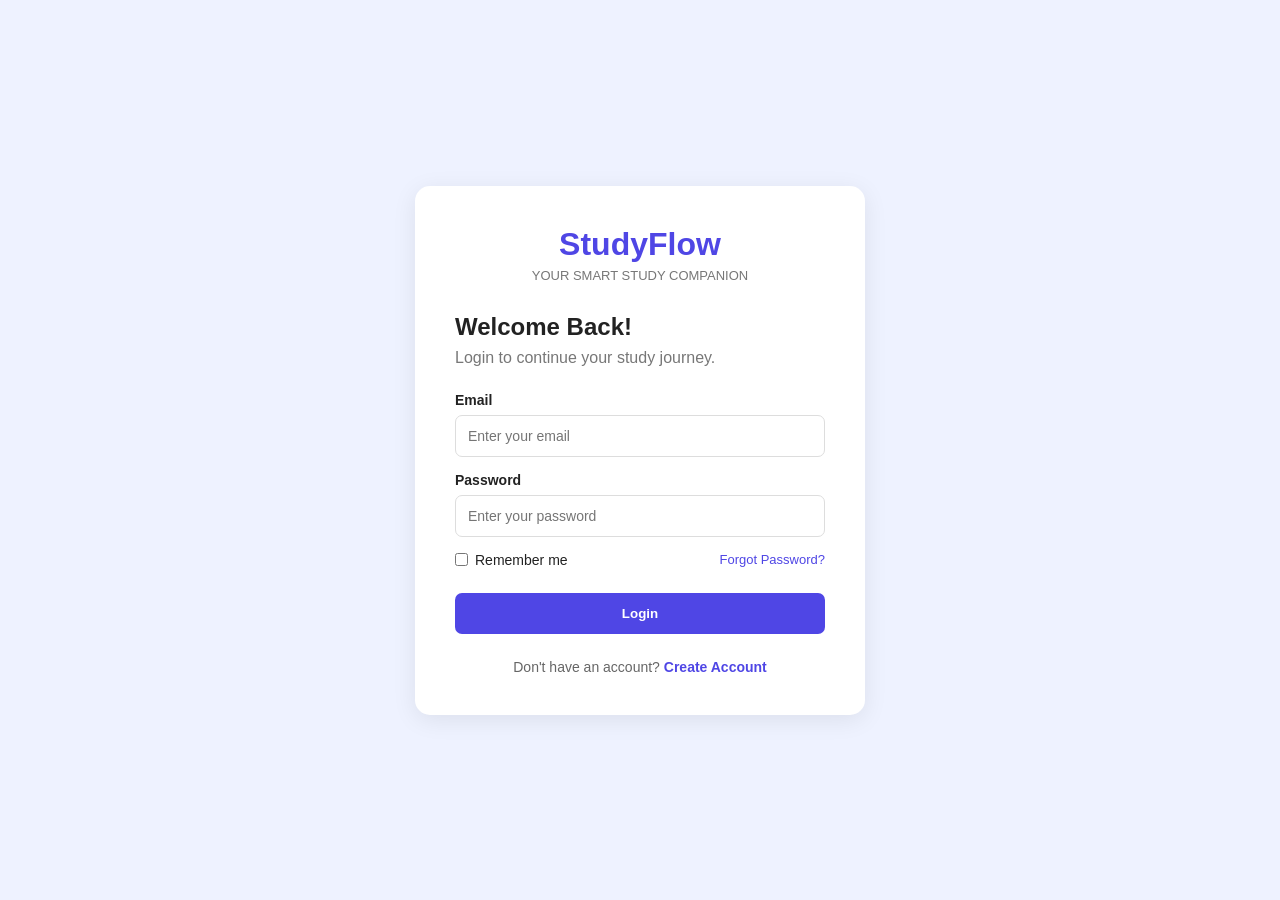
<file: index.html>
<!DOCTYPE html>
<html lang="en">

<head>
    <meta charset="UTF-8">
    <meta name="viewport" content="width=device-width, initial-scale=1.0">
    <title>StudyFlow - Login</title>
    <link rel="stylesheet" href="style.css">
</head>

<body class="login-page">

    <div class="login-container">

        <div class="login-box">

            <div class="logo">
                <h1>StudyFlow</h1>
                <p>Your Smart Study Companion</p>
            </div>

            <h2>Welcome Back!</h2>
            <p class="small-text">Login to continue your study journey.</p>

            <form action="dashboard.html">

                <label>Email</label>
                <input type="email" placeholder="Enter your email" required>

                <label>Password</label>
                <input type="password" placeholder="Enter your password" required>

                <div class="form-row">
                    <label class="checkbox">
                        <input type="checkbox">
                        Remember me
                    </label>

                    <a href="#" class="forgot">Forgot Password?</a>
                </div>

                <button type="submit" class="main-btn">
                    Login
                </button>

            </form>

            <p class="account-text">
                Don't have an account?
                <a href="signup.html">Create Account</a>
            </p>

        </div>

    </div>

</body>

</html>
</file>
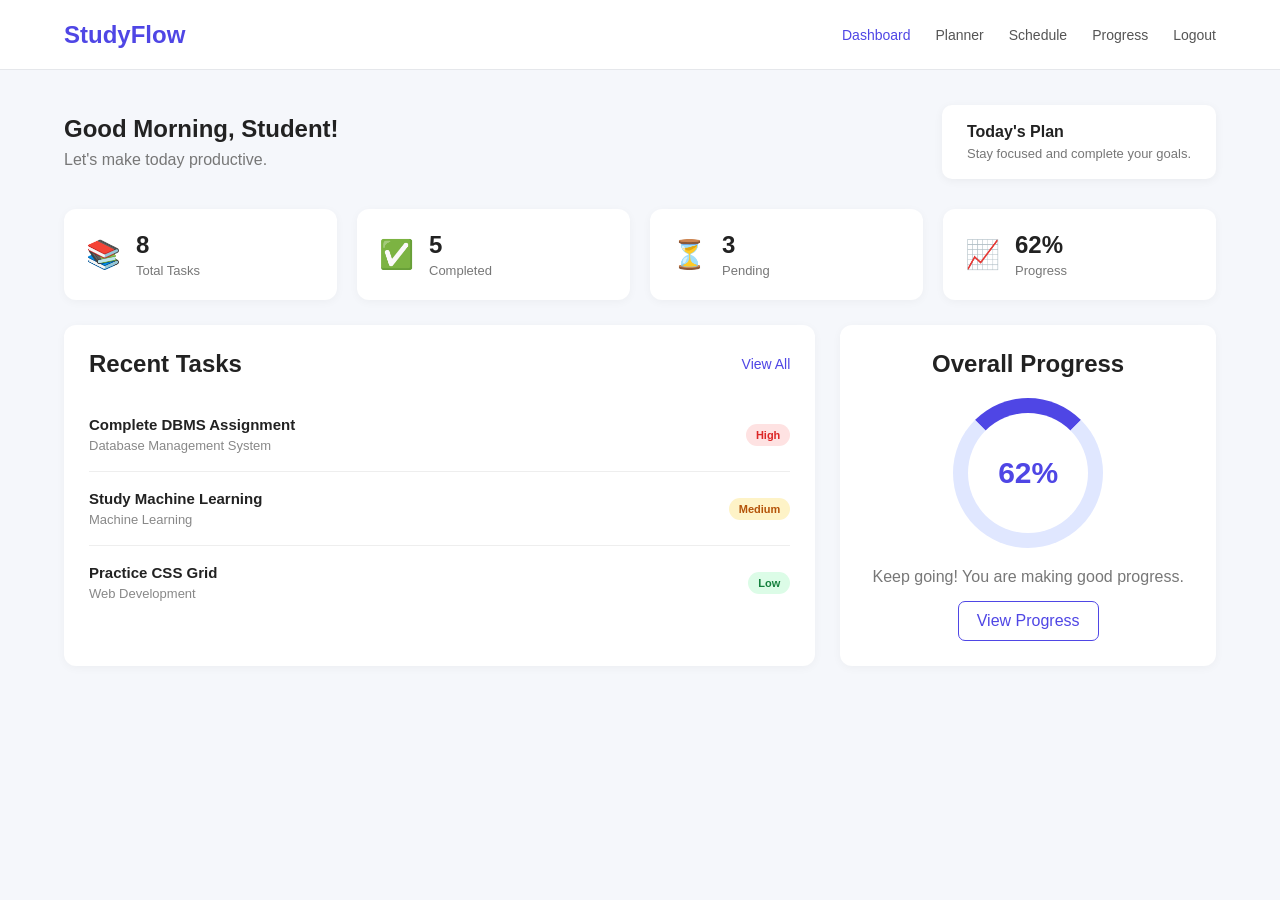
<file: dashboard.html>
<!DOCTYPE html>
<html lang="en">

<head>
    <meta charset="UTF-8">
    <meta name="viewport" content="width=device-width, initial-scale=1.0">
    <title>StudyFlow - Dashboard</title>
    <link rel="stylesheet" href="style.css">
</head>

<body>

    <header class="top-header">

        <div class="brand">
            <h2>StudyFlow</h2>
        </div>

        <nav>
            <a href="dashboard.html" class="active">Dashboard</a>
            <a href="planner.html">Planner</a>
            <a href="schedule.html">Schedule</a>
            <a href="progress.html">Progress</a>
            <a href="index.html">Logout</a>
        </nav>

    </header>

    <main class="main-content">

        <section class="welcome-section">
            <div>
                <h1>Good Morning, Student!</h1>
                <p>Let's make today productive.</p>
            </div>

            <div class="date-box">
                <strong>Today's Plan</strong>
                <span>Stay focused and complete your goals.</span>
            </div>
        </section>

        <!-- Statistics -->

        <section class="stats-grid">

            <div class="stat-card">
                <div class="stat-icon">📚</div>
                <div>
                    <h3>8</h3>
                    <p>Total Tasks</p>
                </div>
            </div>

            <div class="stat-card">
                <div class="stat-icon">✅</div>
                <div>
                    <h3>5</h3>
                    <p>Completed</p>
                </div>
            </div>

            <div class="stat-card">
                <div class="stat-icon">⏳</div>
                <div>
                    <h3>3</h3>
                    <p>Pending</p>
                </div>
            </div>

            <div class="stat-card">
                <div class="stat-icon">📈</div>
                <div>
                    <h3>62%</h3>
                    <p>Progress</p>
                </div>
            </div>

        </section>

        <!-- Dashboard Content -->

        <section class="dashboard-grid">

            <div class="card">

                <div class="card-header">
                    <h2>Recent Tasks</h2>
                    <a href="planner.html">View All</a>
                </div>

                <div class="task-item">
                    <div>
                        <h3>Complete DBMS Assignment</h3>
                        <p>Database Management System</p>
                    </div>
                    <span class="priority high">High</span>
                </div>

                <div class="task-item">
                    <div>
                        <h3>Study Machine Learning</h3>
                        <p>Machine Learning</p>
                    </div>
                    <span class="priority medium">Medium</span>
                </div>

                <div class="task-item">
                    <div>
                        <h3>Practice CSS Grid</h3>
                        <p>Web Development</p>
                    </div>
                    <span class="priority low">Low</span>
                </div>

            </div>

            <div class="card progress-card">

                <h2>Overall Progress</h2>

                <div class="progress-circle">
                    <span>62%</span>
                </div>

                <p>Keep going! You are making good progress.</p>

                <a href="progress.html" class="secondary-btn">
                    View Progress
                </a>

            </div>

        </section>

    </main>

</body>

</html>
</file>
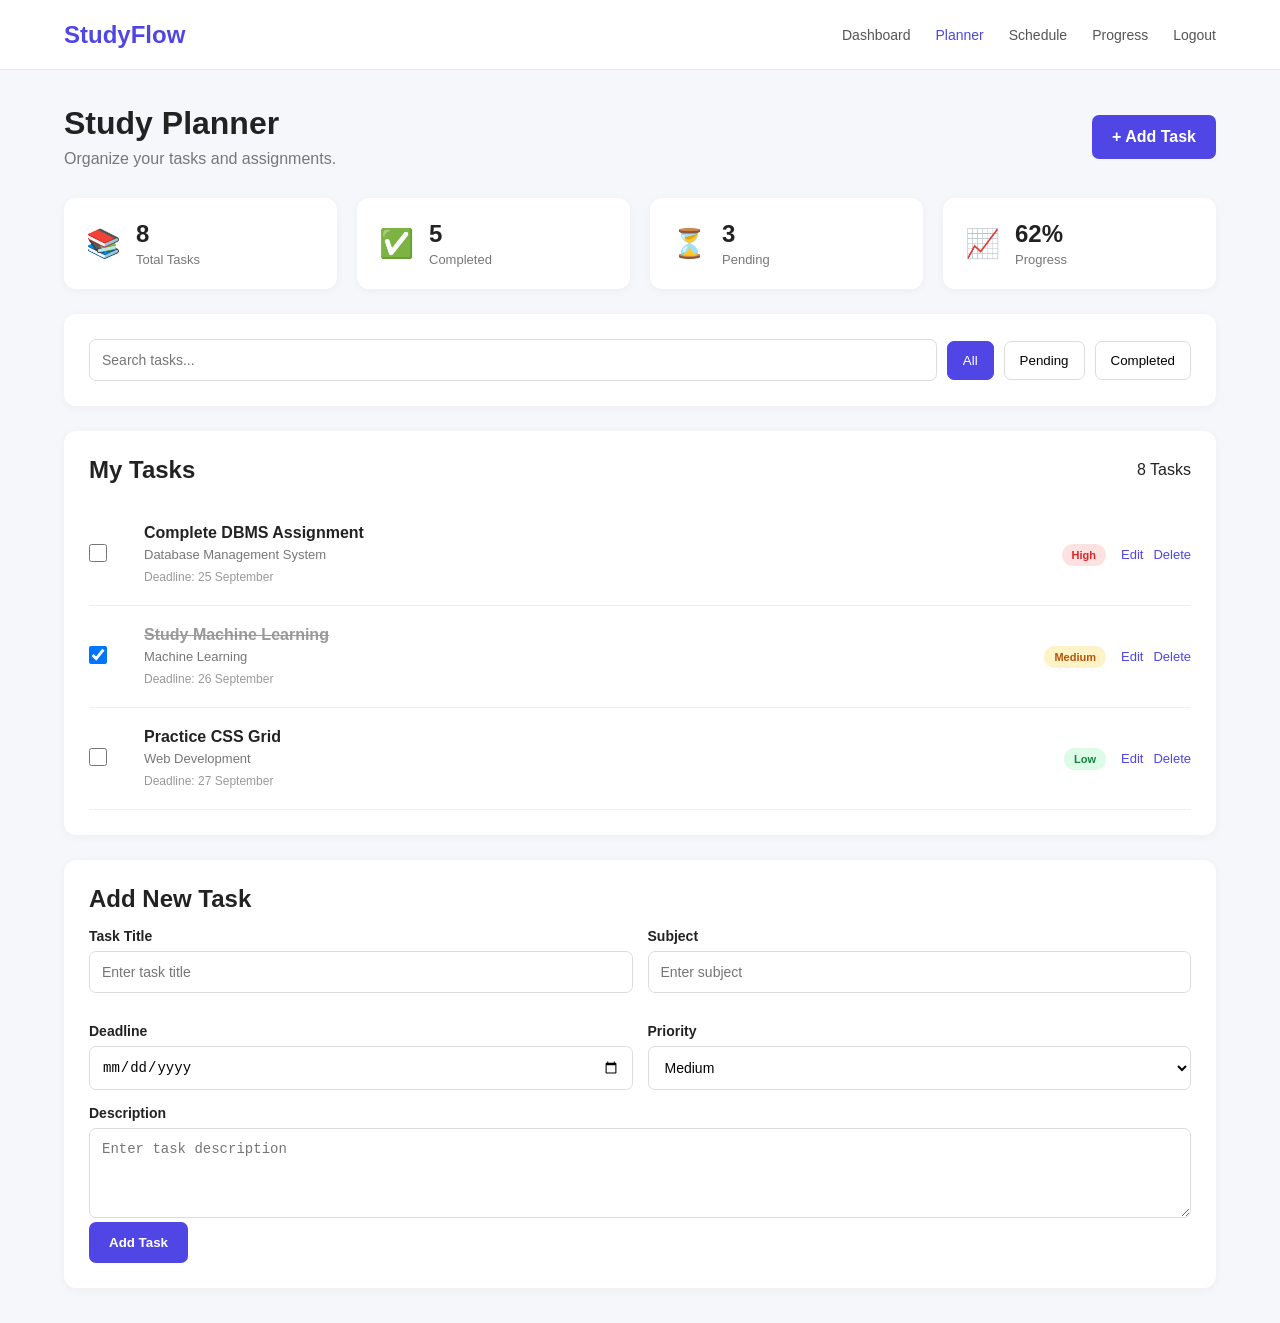
<file: planner.html>
<!DOCTYPE html>
<html lang="en">

<head>
    <meta charset="UTF-8">
    <meta name="viewport" content="width=device-width, initial-scale=1.0">
    <title>StudyFlow - Planner</title>
    <link rel="stylesheet" href="style.css">
</head>

<body>

    <header class="top-header">

        <div class="brand">
            <h2>StudyFlow</h2>
        </div>

        <nav>
            <a href="dashboard.html">Dashboard</a>
            <a href="planner.html" class="active">Planner</a>
            <a href="schedule.html">Schedule</a>
            <a href="progress.html">Progress</a>
            <a href="index.html">Logout</a>
        </nav>

    </header>

    <main class="main-content">

        <div class="page-title">
            <div>
                <h1>Study Planner</h1>
                <p>Organize your tasks and assignments.</p>
            </div>

            <a href="#task-form" class="main-btn small-btn">
                + Add Task
            </a>
        </div>

        <!-- Task Summary -->

        <section class="stats-grid">

            <div class="stat-card">
                <div class="stat-icon">📚</div>
                <div>
                    <h3>8</h3>
                    <p>Total Tasks</p>
                </div>
            </div>

            <div class="stat-card">
                <div class="stat-icon">✅</div>
                <div>
                    <h3>5</h3>
                    <p>Completed</p>
                </div>
            </div>

            <div class="stat-card">
                <div class="stat-icon">⏳</div>
                <div>
                    <h3>3</h3>
                    <p>Pending</p>
                </div>
            </div>

            <div class="stat-card">
                <div class="stat-icon">📈</div>
                <div>
                    <h3>62%</h3>
                    <p>Progress</p>
                </div>
            </div>

        </section>

        <!-- Search -->

        <section class="card">

            <div class="search-area">

                <input type="text" placeholder="Search tasks...">

                <button class="filter-btn active">
                    All
                </button>

                <button class="filter-btn">
                    Pending
                </button>

                <button class="filter-btn">
                    Completed
                </button>

            </div>

        </section>

        <!-- Tasks -->

        <section class="card">

            <div class="card-header">
                <h2>My Tasks</h2>
                <span>8 Tasks</span>
            </div>

            <div class="task-list">

                <div class="planner-task">

                    <div class="task-check">
                        <input type="checkbox">
                    </div>

                    <div class="task-details">
                        <h3>Complete DBMS Assignment</h3>
                        <p>Database Management System</p>
                        <span>Deadline: 25 September</span>
                    </div>

                    <span class="priority high">High</span>

                    <div class="task-actions">
                        <a href="#task-form">Edit</a>
                        <a href="#">Delete</a>
                    </div>

                </div>

                <div class="planner-task">

                    <div class="task-check">
                        <input type="checkbox" checked>
                    </div>

                    <div class="task-details completed-task">
                        <h3>Study Machine Learning</h3>
                        <p>Machine Learning</p>
                        <span>Deadline: 26 September</span>
                    </div>

                    <span class="priority medium">Medium</span>

                    <div class="task-actions">
                        <a href="#task-form">Edit</a>
                        <a href="#">Delete</a>
                    </div>

                </div>

                <div class="planner-task">

                    <div class="task-check">
                        <input type="checkbox">
                    </div>

                    <div class="task-details">
                        <h3>Practice CSS Grid</h3>
                        <p>Web Development</p>
                        <span>Deadline: 27 September</span>
                    </div>

                    <span class="priority low">Low</span>

                    <div class="task-actions">
                        <a href="#task-form">Edit</a>
                        <a href="#">Delete</a>
                    </div>

                </div>

            </div>

        </section>

        <!-- Add Task Form -->

        <section class="card" id="task-form">

            <h2>Add New Task</h2>

            <form class="task-form">

                <div class="form-grid">

                    <div>
                        <label>Task Title</label>
                        <input type="text" placeholder="Enter task title">
                    </div>

                    <div>
                        <label>Subject</label>
                        <input list="subjects" placeholder="Enter subject">

                        <datalist id="subjects">
                            <option value="Machine Learning">
                            <option value="DBMS">
                            <option value="Computer Networks">
                            <option value="Web Development">
                            <option value="DAA">
                        </datalist>
                    </div>

                    <div>
                        <label>Deadline</label>
                        <input type="date">
                    </div>

                    <div>
                        <label>Priority</label>
                        <select>
                            <option>Low</option>
                            <option selected>Medium</option>
                            <option>High</option>
                        </select>
                    </div>

                </div>

                <label>Description</label>

                <textarea rows="4" placeholder="Enter task description"></textarea>

                <button type="submit" class="main-btn">
                    Add Task
                </button>

            </form>

        </section>

    </main>

</body>

</html>
</file>
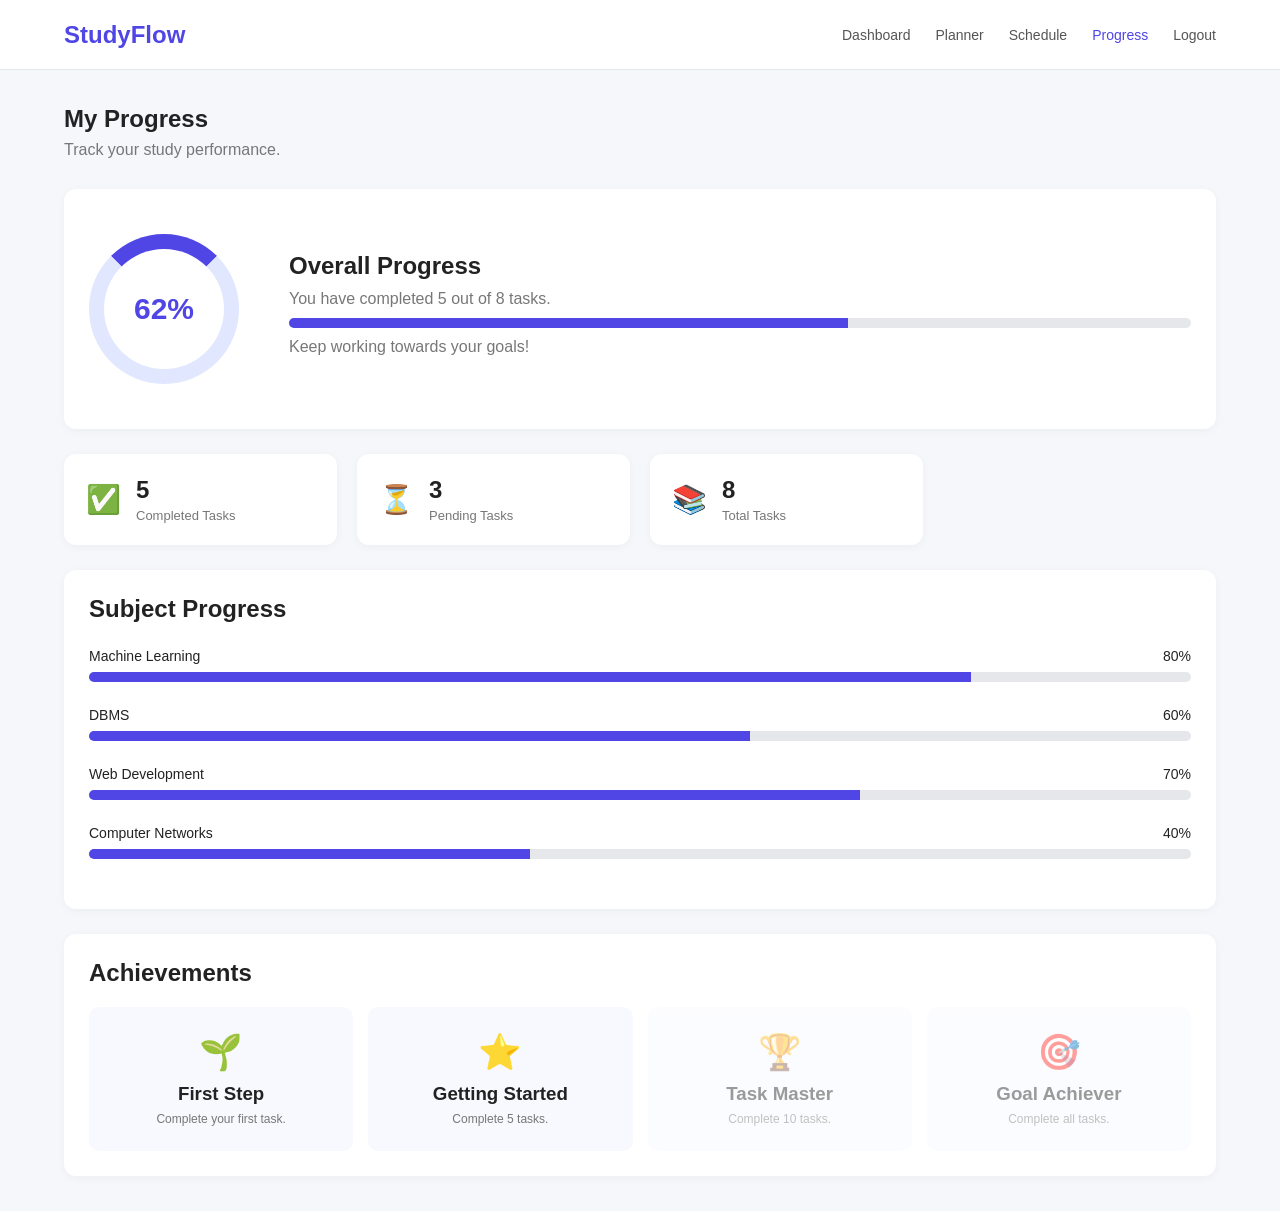
<file: progress.html>
<!DOCTYPE html>
<html lang="en">

<head>
    <meta charset="UTF-8">
    <meta name="viewport" content="width=device-width, initial-scale=1.0">
    <title>StudyFlow - Progress</title>
    <link rel="stylesheet" href="style.css">
</head>

<body>

    <header class="top-header">

        <div class="brand">
            <h2>StudyFlow</h2>
        </div>

        <nav>
            <a href="dashboard.html">Dashboard</a>
            <a href="planner.html">Planner</a>
            <a href="schedule.html">Schedule</a>
            <a href="progress.html" class="active">Progress</a>
            <a href="index.html">Logout</a>
        </nav>

    </header>

    <main class="main-content">

        <section class="page-title">

            <div>
                <h1>My Progress</h1>
                <p>Track your study performance.</p>
            </div>

        </section>

        <!-- Progress Overview -->

        <section class="progress-overview card">

            <div class="big-progress-circle">
                <span>62%</span>
            </div>

            <div class="progress-info">

                <h2>Overall Progress</h2>

                <p>
                    You have completed 5 out of 8 tasks.
                </p>

                <div class="progress-bar">
                    <div class="progress-fill"></div>
                </div>

                <p>Keep working towards your goals!</p>

            </div>

        </section>

        <!-- Statistics -->

        <section class="stats-grid">

            <div class="stat-card">
                <div class="stat-icon">✅</div>
                <div>
                    <h3>5</h3>
                    <p>Completed Tasks</p>
                </div>
            </div>

            <div class="stat-card">
                <div class="stat-icon">⏳</div>
                <div>
                    <h3>3</h3>
                    <p>Pending Tasks</p>
                </div>
            </div>

            <div class="stat-card">
                <div class="stat-icon">📚</div>
                <div>
                    <h3>8</h3>
                    <p>Total Tasks</p>
                </div>
            </div>

        </section>

        <!-- Subject Progress -->

        <section class="card">

            <h2>Subject Progress</h2>

            <div class="subject-progress">

                <div class="subject-row">
                    <div class="subject-name">
                        <span>Machine Learning</span>
                        <span>80%</span>
                    </div>

                    <div class="progress-bar">
                        <div class="subject-fill fill-80"></div>
                    </div>
                </div>

                <div class="subject-row">
                    <div class="subject-name">
                        <span>DBMS</span>
                        <span>60%</span>
                    </div>

                    <div class="progress-bar">
                        <div class="subject-fill fill-60"></div>
                    </div>
                </div>

                <div class="subject-row">
                    <div class="subject-name">
                        <span>Web Development</span>
                        <span>70%</span>
                    </div>

                    <div class="progress-bar">
                        <div class="subject-fill fill-70"></div>
                    </div>
                </div>

                <div class="subject-row">
                    <div class="subject-name">
                        <span>Computer Networks</span>
                        <span>40%</span>
                    </div>

                    <div class="progress-bar">
                        <div class="subject-fill fill-40"></div>
                    </div>
                </div>

            </div>

        </section>

        <!-- Achievements -->

        <section class="card">

            <h2>Achievements</h2>

            <div class="achievement-grid">

                <div class="achievement">
                    <div class="achievement-icon">🌱</div>
                    <h3>First Step</h3>
                    <p>Complete your first task.</p>
                </div>

                <div class="achievement">
                    <div class="achievement-icon">⭐</div>
                    <h3>Getting Started</h3>
                    <p>Complete 5 tasks.</p>
                </div>

                <div class="achievement locked">
                    <div class="achievement-icon">🏆</div>
                    <h3>Task Master</h3>
                    <p>Complete 10 tasks.</p>
                </div>

                <div class="achievement locked">
                    <div class="achievement-icon">🎯</div>
                    <h3>Goal Achiever</h3>
                    <p>Complete all tasks.</p>
                </div>

            </div>

        </section>

    </main>

</body>

</html>
</file>
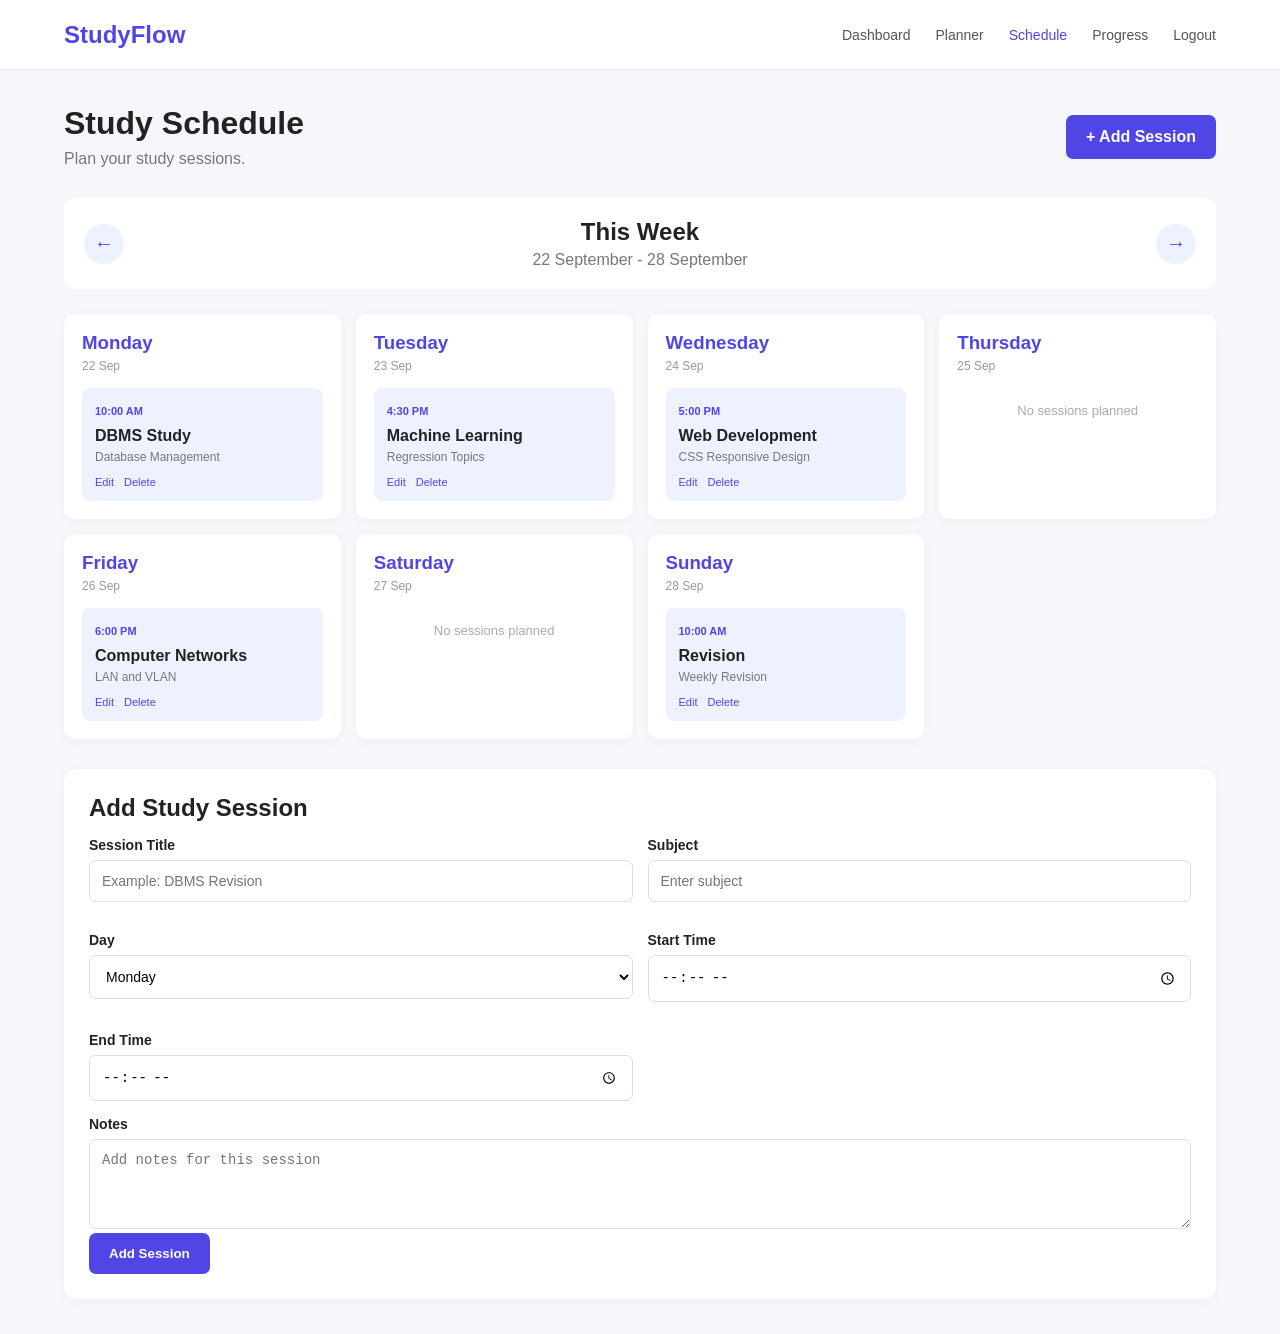
<file: schedule.html>
<!DOCTYPE html>
<html lang="en">

<head>
    <meta charset="UTF-8">
    <meta name="viewport" content="width=device-width, initial-scale=1.0">
    <title>StudyFlow - Schedule</title>
    <link rel="stylesheet" href="style.css">
</head>

<body>

    <header class="top-header">

        <div class="brand">
            <h2>StudyFlow</h2>
        </div>

        <nav>
            <a href="dashboard.html">Dashboard</a>
            <a href="planner.html">Planner</a>
            <a href="schedule.html" class="active">Schedule</a>
            <a href="progress.html">Progress</a>
            <a href="index.html">Logout</a>
        </nav>

    </header>

    <main class="main-content">

        <div class="page-title">

            <div>
                <h1>Study Schedule</h1>
                <p>Plan your study sessions.</p>
            </div>

            <a href="#schedule-form" class="main-btn small-btn">
                + Add Session
            </a>

        </div>

        <!-- Week Navigation -->

        <section class="week-navigation">

            <a href="#" class="week-arrow">←</a>

            <div>
                <h2>This Week</h2>
                <p>22 September - 28 September</p>
            </div>

            <a href="#" class="week-arrow">→</a>

        </section>

        <!-- Schedule -->

        <section class="schedule-grid">

            <div class="day-card">

                <h3>Monday</h3>
                <p class="day-date">22 Sep</p>

                <div class="session">
                    <span class="session-time">10:00 AM</span>
                    <h4>DBMS Study</h4>
                    <p>Database Management</p>
                    <div class="session-actions">
                        <a href="#schedule-form">Edit</a>
                        <a href="#">Delete</a>
                    </div>
                </div>

            </div>

            <div class="day-card">

                <h3>Tuesday</h3>
                <p class="day-date">23 Sep</p>

                <div class="session">
                    <span class="session-time">4:30 PM</span>
                    <h4>Machine Learning</h4>
                    <p>Regression Topics</p>
                    <div class="session-actions">
                        <a href="#schedule-form">Edit</a>
                        <a href="#">Delete</a>
                    </div>
                </div>

            </div>

            <div class="day-card">

                <h3>Wednesday</h3>
                <p class="day-date">24 Sep</p>

                <div class="session">
                    <span class="session-time">5:00 PM</span>
                    <h4>Web Development</h4>
                    <p>CSS Responsive Design</p>
                    <div class="session-actions">
                        <a href="#schedule-form">Edit</a>
                        <a href="#">Delete</a>
                    </div>
                </div>

            </div>

            <div class="day-card">

                <h3>Thursday</h3>
                <p class="day-date">25 Sep</p>

                <div class="empty-session">
                    No sessions planned
                </div>

            </div>

            <div class="day-card">

                <h3>Friday</h3>
                <p class="day-date">26 Sep</p>

                <div class="session">
                    <span class="session-time">6:00 PM</span>
                    <h4>Computer Networks</h4>
                    <p>LAN and VLAN</p>
                    <div class="session-actions">
                        <a href="#schedule-form">Edit</a>
                        <a href="#">Delete</a>
                    </div>
                </div>

            </div>

            <div class="day-card">

                <h3>Saturday</h3>
                <p class="day-date">27 Sep</p>

                <div class="empty-session">
                    No sessions planned
                </div>

            </div>

            <div class="day-card">

                <h3>Sunday</h3>
                <p class="day-date">28 Sep</p>

                <div class="session">
                    <span class="session-time">10:00 AM</span>
                    <h4>Revision</h4>
                    <p>Weekly Revision</p>
                    <div class="session-actions">
                        <a href="#schedule-form">Edit</a>
                        <a href="#">Delete</a>
                    </div>
                </div>

            </div>

        </section>

        <!-- Add Schedule Form -->

        <section class="card" id="schedule-form">

            <h2>Add Study Session</h2>

            <form class="task-form">

                <div class="form-grid">

                    <div>
                        <label>Session Title</label>
                        <input type="text" placeholder="Example: DBMS Revision">
                    </div>

                    <div>
                        <label>Subject</label>
                        <input type="text" placeholder="Enter subject">
                    </div>

                    <div>
                        <label>Day</label>
                        <select>
                            <option>Monday</option>
                            <option>Tuesday</option>
                            <option>Wednesday</option>
                            <option>Thursday</option>
                            <option>Friday</option>
                            <option>Saturday</option>
                            <option>Sunday</option>
                        </select>
                    </div>

                    <div>
                        <label>Start Time</label>
                        <input type="time">
                    </div>

                    <div>
                        <label>End Time</label>
                        <input type="time">
                    </div>

                </div>

                <label>Notes</label>

                <textarea rows="4" placeholder="Add notes for this session"></textarea>

                <button type="submit" class="main-btn">
                    Add Session
                </button>

            </form>

        </section>

    </main>

</body>

</html>
</file>
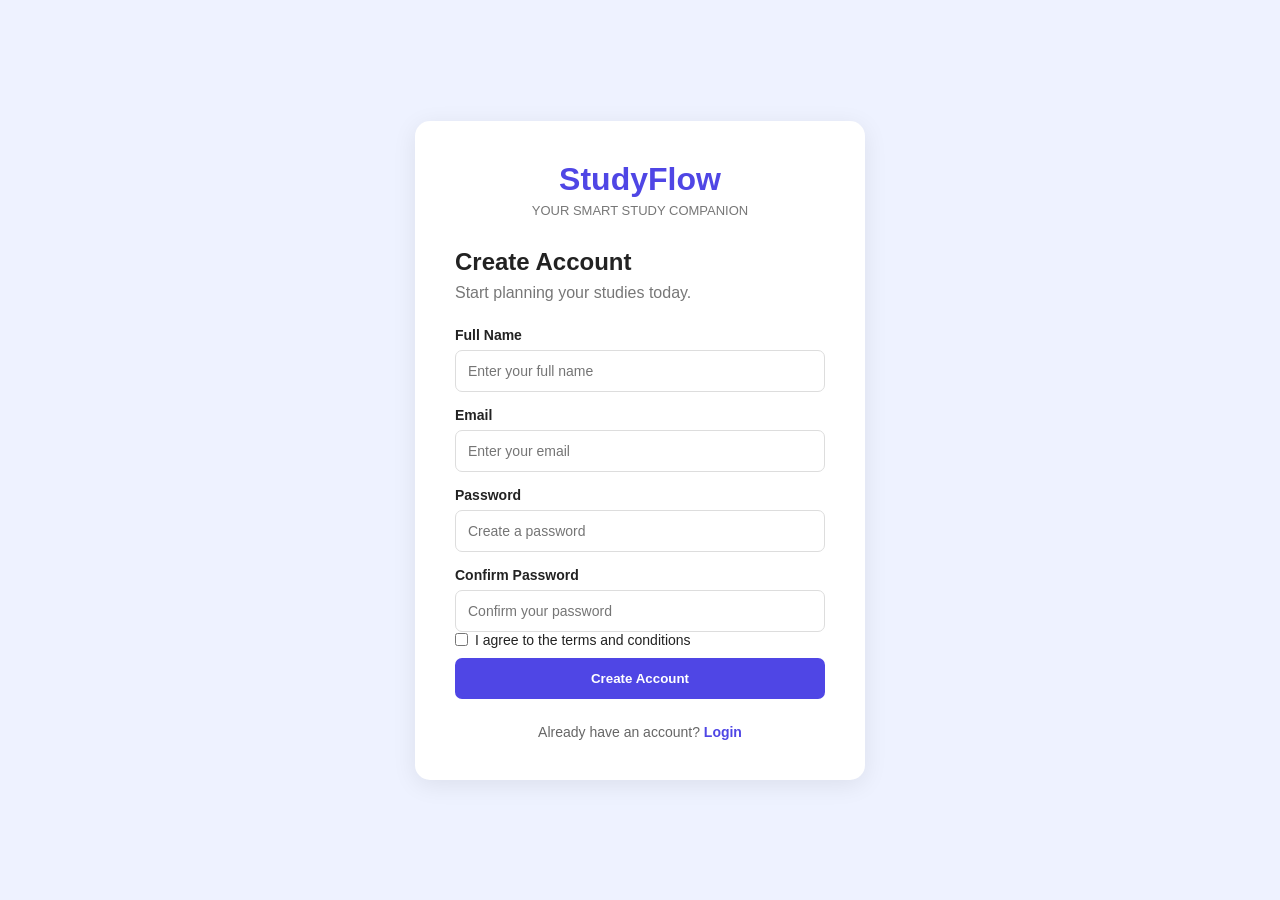
<file: signup.html>
<!DOCTYPE html>
<html lang="en">

<head>
    <meta charset="UTF-8">
    <meta name="viewport" content="width=device-width, initial-scale=1.0">
    <title>StudyFlow - Signup</title>
    <link rel="stylesheet" href="style.css">
</head>

<body class="login-page">

    <div class="login-container">

        <div class="login-box">

            <div class="logo">
                <h1>StudyFlow</h1>
                <p>Your Smart Study Companion</p>
            </div>

            <h2>Create Account</h2>
            <p class="small-text">
                Start planning your studies today.
            </p>

            <form action="dashboard.html">

                <label>Full Name</label>
                <input type="text" placeholder="Enter your full name" required>

                <label>Email</label>
                <input type="email" placeholder="Enter your email" required>

                <label>Password</label>
                <input type="password" placeholder="Create a password" required>

                <label>Confirm Password</label>
                <input type="password" placeholder="Confirm your password" required>

                <label class="checkbox terms">
                    <input type="checkbox" required>
                    I agree to the terms and conditions
                </label>

                <button type="submit" class="main-btn">
                    Create Account
                </button>

            </form>

            <p class="account-text">
                Already have an account?
                <a href="index.html">Login</a>
            </p>

        </div>

    </div>

</body>

</html>
</file>
<file: style.css>
* {
    margin: 0;
    padding: 0;
    box-sizing: border-box;
}

body {
    font-family: Arial, sans-serif;
    background: #f5f7fb;
    color: #222;
}

/* =========================
   LOGIN / SIGNUP
========================= */

.login-page {
    min-height: 100vh;
    background: #eef2ff;
    display: flex;
    justify-content: center;
    align-items: center;
    padding: 20px;
}

.login-container {
    width: 100%;
    max-width: 450px;
}

.login-box {
    background: white;
    padding: 40px;
    border-radius: 15px;
    box-shadow: 0 5px 25px rgba(0, 0, 0, 0.08);
}

.logo {
    text-align: center;
    margin-bottom: 30px;
}

.logo h1 {
    color: #4f46e5;
    margin-bottom: 5px;
}

.logo p {
    color: #777;
    font-size: 13px;
    text-transform: uppercase;
}

.login-box h2 {
    margin-bottom: 8px;
}

.small-text {
    color: #777;
    margin-bottom: 25px;
}

label {
    display: block;
    margin: 15px 0 7px;
    font-weight: bold;
    font-size: 14px;
}

input,
select,
textarea {
    width: 100%;
    padding: 12px;
    border: 1px solid #ddd;
    border-radius: 7px;
    font-size: 14px;
    outline: none;
    background: white;
}

input:focus,
select:focus,
textarea:focus {
    border-color: #4f46e5;
}

.form-row {
    display: flex;
    justify-content: space-between;
    align-items: center;
    margin: 15px 0;
}

.checkbox {
    display: flex;
    align-items: center;
    gap: 7px;
    margin: 0;
    font-weight: normal;
}

.checkbox input {
    width: auto;
}

.forgot {
    color: #4f46e5;
    text-decoration: none;
    font-size: 13px;
}

.main-btn {
    display: inline-block;
    border: none;
    background: #4f46e5;
    color: white;
    padding: 13px 20px;
    border-radius: 7px;
    text-decoration: none;
    cursor: pointer;
    font-weight: bold;
}

.main-btn:hover {
    background: #4338ca;
}

.login-box .main-btn {
    width: 100%;
    margin-top: 10px;
}

.account-text {
    text-align: center;
    margin-top: 25px;
    color: #666;
    font-size: 14px;
}

.account-text a {
    color: #4f46e5;
    font-weight: bold;
    text-decoration: none;
}

/* =========================
   HEADER
========================= */

.top-header {
    background: white;
    min-height: 70px;
    padding: 0 5%;
    display: flex;
    justify-content: space-between;
    align-items: center;
    border-bottom: 1px solid #e5e7eb;
}

.brand h2 {
    color: #4f46e5;
}

nav {
    display: flex;
    gap: 25px;
}

nav a {
    text-decoration: none;
    color: #555;
    font-size: 14px;
    padding: 25px 0;
}

nav a:hover,
nav a.active {
    color: #4f46e5;
}

/* =========================
   MAIN
========================= */

.main-content {
    width: 90%;
    max-width: 1200px;
    margin: 35px auto;
}

.welcome-section,
.page-title {
    display: flex;
    justify-content: space-between;
    align-items: center;
    margin-bottom: 30px;
}

.welcome-section h1,
.page-title h1 {
    margin-bottom: 8px;
}

.welcome-section p,
.page-title p {
    color: #777;
}

.date-box {
    background: white;
    padding: 18px 25px;
    border-radius: 10px;
    box-shadow: 0 2px 10px rgba(0, 0, 0, 0.05);
}

.date-box span {
    display: block;
    color: #777;
    font-size: 13px;
    margin-top: 5px;
}

/* =========================
   STATS
========================= */

.stats-grid {
    display: grid;
    grid-template-columns: repeat(4, 1fr);
    gap: 20px;
    margin-bottom: 25px;
}

.stat-card {
    background: white;
    padding: 22px;
    border-radius: 12px;
    display: flex;
    align-items: center;
    gap: 15px;
    box-shadow: 0 2px 10px rgba(0, 0, 0, 0.04);
}

.stat-icon {
    font-size: 28px;
}

.stat-card h3 {
    font-size: 24px;
    margin-bottom: 4px;
}

.stat-card p {
    color: #777;
    font-size: 13px;
}

/* =========================
   CARDS
========================= */

.card {
    background: white;
    padding: 25px;
    border-radius: 12px;
    margin-bottom: 25px;
    box-shadow: 0 2px 10px rgba(0, 0, 0, 0.04);
}

.card-header {
    display: flex;
    justify-content: space-between;
    align-items: center;
    margin-bottom: 20px;
}

.card-header a {
    color: #4f46e5;
    text-decoration: none;
    font-size: 14px;
}

/* =========================
   DASHBOARD
========================= */

.dashboard-grid {
    display: grid;
    grid-template-columns: 2fr 1fr;
    gap: 25px;
}

.task-item {
    display: flex;
    justify-content: space-between;
    align-items: center;
    padding: 18px 0;
    border-bottom: 1px solid #eee;
}

.task-item:last-child {
    border-bottom: none;
}

.task-item h3 {
    font-size: 15px;
    margin-bottom: 5px;
}

.task-item p {
    color: #888;
    font-size: 13px;
}

.priority {
    padding: 5px 10px;
    border-radius: 20px;
    font-size: 11px;
    font-weight: bold;
}

.priority.high {
    background: #fee2e2;
    color: #dc2626;
}

.priority.medium {
    background: #fef3c7;
    color: #b45309;
}

.priority.low {
    background: #dcfce7;
    color: #15803d;
}

.progress-card {
    text-align: center;
}

.progress-card h2 {
    margin-bottom: 20px;
}

.progress-circle,
.big-progress-circle {
    width: 150px;
    height: 150px;
    border-radius: 50%;
    border: 15px solid #e0e7ff;
    border-top-color: #4f46e5;
    margin: 20px auto;
    display: flex;
    align-items: center;
    justify-content: center;
}

.progress-circle span,
.big-progress-circle span {
    font-size: 30px;
    font-weight: bold;
    color: #4f46e5;
}

.progress-card p {
    color: #777;
    margin: 15px 0;
}

.secondary-btn {
    display: inline-block;
    padding: 10px 18px;
    border: 1px solid #4f46e5;
    color: #4f46e5;
    border-radius: 7px;
    text-decoration: none;
}

/* =========================
   PLANNER
========================= */

.small-btn {
    width: auto !important;
}

.search-area {
    display: flex;
    gap: 10px;
    align-items: center;
}

.search-area input {
    flex: 1;
}

.filter-btn {
    padding: 11px 15px;
    background: white;
    border: 1px solid #ddd;
    border-radius: 7px;
    cursor: pointer;
}

.filter-btn.active {
    background: #4f46e5;
    color: white;
    border-color: #4f46e5;
}

.planner-task {
    display: grid;
    grid-template-columns: 40px 1fr auto auto;
    gap: 15px;
    align-items: center;
    padding: 20px 0;
    border-bottom: 1px solid #eee;
}

.task-check input {
    width: 18px;
    height: 18px;
}

.task-details h3 {
    margin-bottom: 5px;
    font-size: 16px;
}

.task-details p {
    color: #777;
    font-size: 13px;
    margin-bottom: 5px;
}

.task-details span {
    color: #999;
    font-size: 12px;
}

.completed-task h3 {
    text-decoration: line-through;
    color: #999;
}

.task-actions {
    display: flex;
    gap: 10px;
}

.task-actions a {
    text-decoration: none;
    color: #4f46e5;
    font-size: 13px;
}

.task-form label {
    margin-top: 15px;
}

.form-grid {
    display: grid;
    grid-template-columns: repeat(2, 1fr);
    gap: 15px;
}

/* =========================
   SCHEDULE
========================= */

.week-navigation {
    background: white;
    padding: 20px;
    border-radius: 12px;
    display: flex;
    justify-content: space-between;
    align-items: center;
    text-align: center;
    margin-bottom: 25px;
}

.week-navigation p {
    color: #777;
    margin-top: 5px;
}

.week-arrow {
    text-decoration: none;
    background: #eef2ff;
    color: #4f46e5;
    width: 40px;
    height: 40px;
    border-radius: 50%;
    display: flex;
    justify-content: center;
    align-items: center;
    font-size: 20px;
}

.schedule-grid {
    display: grid;
    grid-template-columns: repeat(4, 1fr);
    gap: 15px;
    margin-bottom: 30px;
}

.day-card {
    background: white;
    padding: 18px;
    border-radius: 10px;
    min-height: 200px;
    box-shadow: 0 2px 10px rgba(0, 0, 0, 0.04);
}

.day-card h3 {
    color: #4f46e5;
}

.day-date {
    color: #999;
    font-size: 12px;
    margin: 5px 0 15px;
}

.session {
    background: #eef2ff;
    padding: 13px;
    border-radius: 8px;
}

.session-time {
    font-size: 11px;
    color: #4f46e5;
    font-weight: bold;
}

.session h4 {
    margin: 8px 0 5px;
}

.session p {
    font-size: 12px;
    color: #777;
}

.session-actions {
    display: flex;
    gap: 10px;
    margin-top: 12px;
}

.session-actions a {
    font-size: 11px;
    color: #4f46e5;
    text-decoration: none;
}

.empty-session {
    color: #aaa;
    font-size: 13px;
    margin-top: 30px;
    text-align: center;
}

/* =========================
   PROGRESS
========================= */

.progress-overview {
    display: flex;
    align-items: center;
    gap: 50px;
}

.progress-info {
    flex: 1;
}

.progress-info h2 {
    margin-bottom: 10px;
}

.progress-info p {
    color: #777;
    margin: 10px 0;
}

.progress-bar {
    width: 100%;
    height: 10px;
    background: #e5e7eb;
    border-radius: 10px;
    overflow: hidden;
}

.progress-fill {
    width: 62%;
    height: 100%;
    background: #4f46e5;
}

.subject-row {
    margin: 25px 0;
}

.subject-name {
    display: flex;
    justify-content: space-between;
    margin-bottom: 8px;
    font-size: 14px;
}

.subject-fill {
    height: 100%;
    background: #4f46e5;
}

.fill-80 {
    width: 80%;
}

.fill-70 {
    width: 70%;
}

.fill-60 {
    width: 60%;
}

.fill-40 {
    width: 40%;
}

.achievement-grid {
    display: grid;
    grid-template-columns: repeat(4, 1fr);
    gap: 15px;
    margin-top: 20px;
}

.achievement {
    text-align: center;
    background: #f8f9ff;
    padding: 25px 15px;
    border-radius: 10px;
}

.achievement-icon {
    font-size: 35px;
    margin-bottom: 10px;
}

.achievement h3 {
    margin-bottom: 7px;
}

.achievement p {
    color: #777;
    font-size: 12px;
}

.achievement.locked {
    opacity: 0.45;
}

/* =========================
   RESPONSIVE DESIGN
========================= */

@media (max-width: 900px) {

    .top-header {
        flex-direction: column;
        padding: 18px;
        gap: 15px;
    }

    nav {
        flex-wrap: wrap;
        justify-content: center;
        gap: 15px;
    }

    nav a {
        padding: 5px;
    }

    .stats-grid {
        grid-template-columns: repeat(2, 1fr);
    }

    .dashboard-grid {
        grid-template-columns: 1fr;
    }

    .schedule-grid {
        grid-template-columns: repeat(2, 1fr);
    }

    .achievement-grid {
        grid-template-columns: repeat(2, 1fr);
    }

}

@media (max-width: 600px) {

    .main-content {
        width: 94%;
        margin: 25px auto;
    }

    .welcome-section,
    .page-title {
        flex-direction: column;
        align-items: flex-start;
        gap: 15px;
    }

    .stats-grid {
        grid-template-columns: 1fr;
    }

    .search-area {
        flex-direction: column;
        align-items: stretch;
    }

    .planner-task {
        grid-template-columns: 30px 1fr;
    }

    .planner-task .priority,
    .planner-task .task-actions {
        grid-column: 2;
    }

    .form-grid {
        grid-template-columns: 1fr;
    }

    .schedule-grid {
        grid-template-columns: 1fr;
    }

    .progress-overview {
        flex-direction: column;
        gap: 15px;
        text-align: center;
    }

    .achievement-grid {
        grid-template-columns: 1fr;
    }

    .login-box {
        padding: 25px;
    }

    .top-header {
        text-align: center;
    }

    nav {
        gap: 10px;
    }

}
</file>
